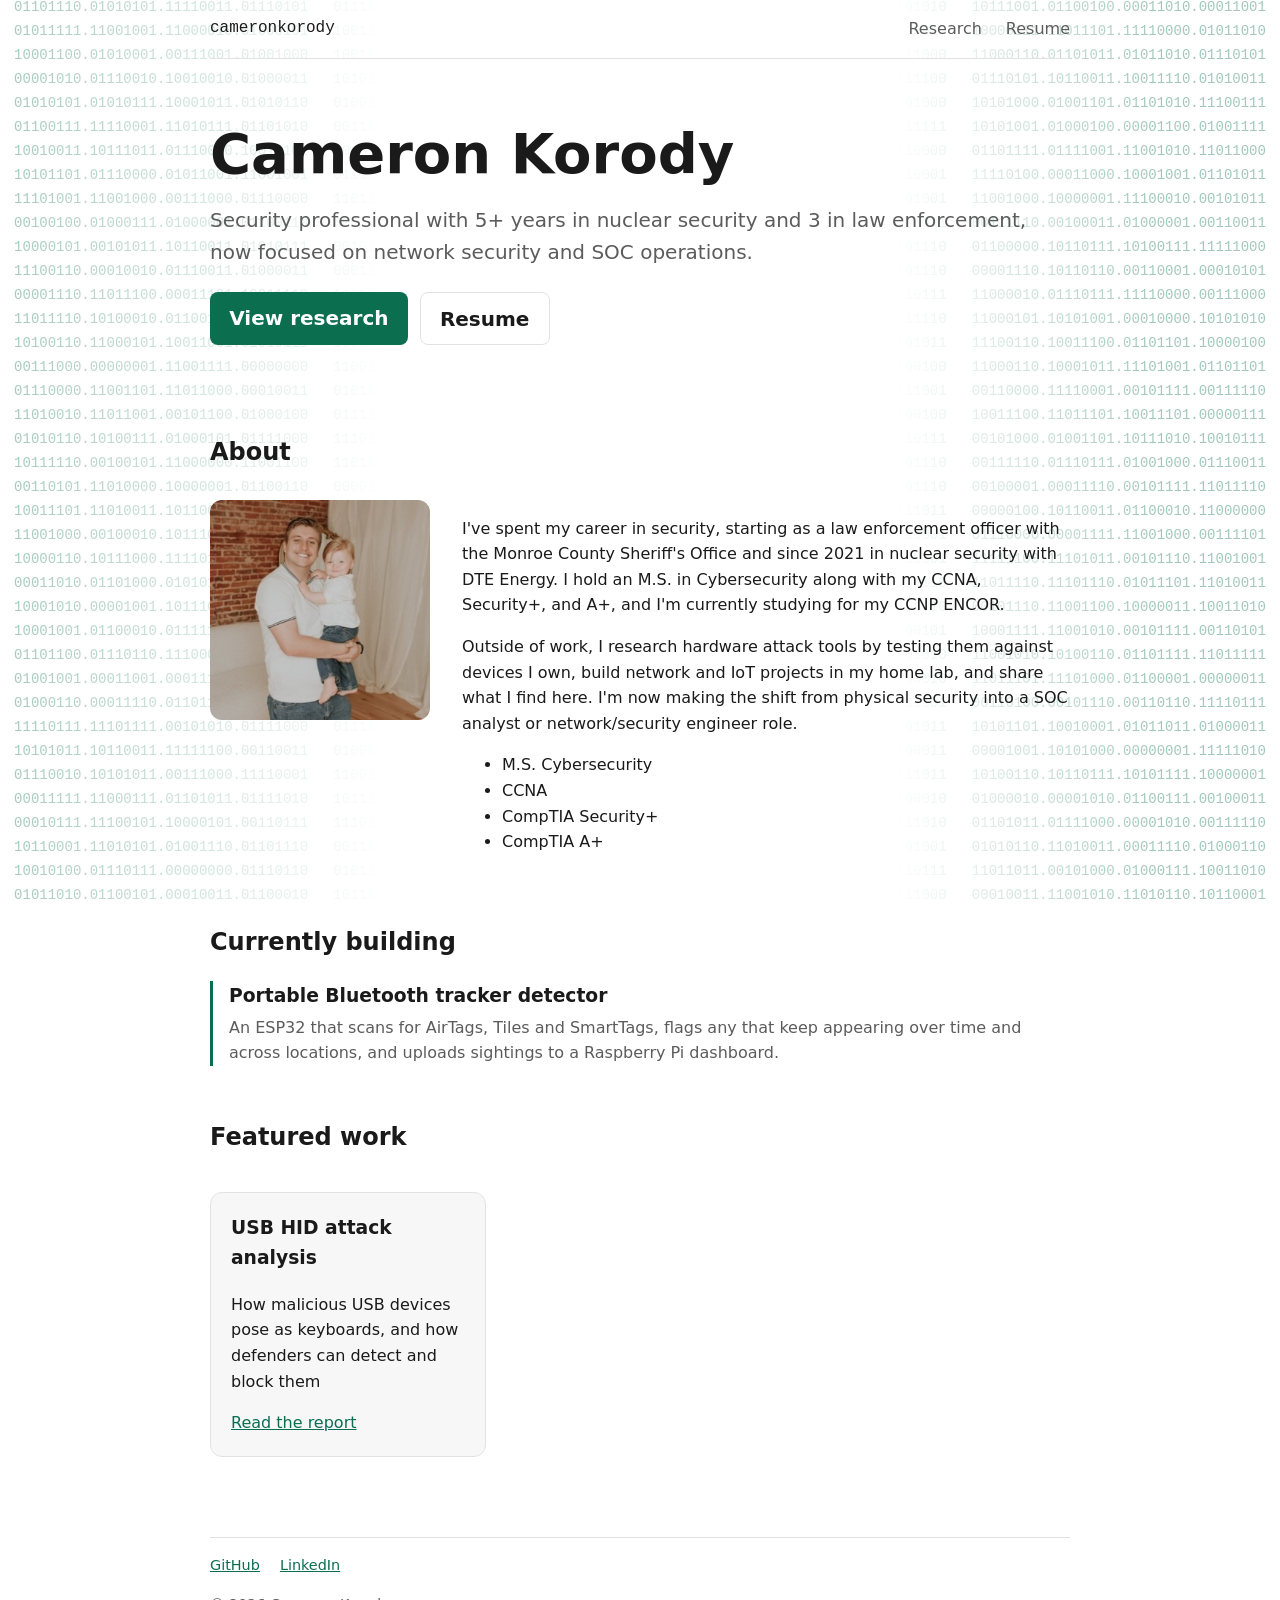
<file: index.html>
<!DOCTYPE html>
<html lang="en">
    <head>
        <meta charset="UTF-8">
        <meta name="viewport" content="width=device-width, initial-scale=1.0">
        <title>Cameron Korody | Security & Network Engineer</title>
        <link rel="stylesheet" href="/style.css">
        <script src="/js/bits.js" defer></script>
        <link rel="icon" href="/favicon.svg" type="image/svg+xml">
        <link rel="icon" href="/apple-touch-icon.png" type="image/png">
        <meta name="description" content="Cameron Korody: security professional moving from nuclear security into SOC and network security. Research, write-ups and resume.">
        <meta property="og:title" content="Cameron Korody | Security & Network Engineer">
        <meta property="og:description" content="Security professional moving from nuclear security into SOC and network security.">
        <meta property="og:url" content="https://cameronkorody.com/">
        <meta property="og:type" content="website">
    </head>
    <body>
        <canvas id="bits" aria-hidden="true"></canvas>
        <header>
            <nav>
                <a href="/" aria-current="page">cameronkorody</a>
                <a href="/research/">Research</a>
                <a href="/resume/">Resume</a>
            </nav>
        </header>

        <main>
            <section class="hero">
                <h1>Cameron Korody</h1>
                <p>Security professional with 5+ years in nuclear security and 3 in law enforcement, now focused on network security and SOC operations.</p>
                <p class="hero-actions">
                    <a href="/research/" class="button">View research</a>
                    <a href="/resume/" class="button button-secondary">Resume</a>
                </p>
            </section>

            <section id="about">
                <h2>About</h2>
                <img src="/images/cameron-korody.jpg" alt="Headshot of Cameron Korody" width="300" height="300">
                <div>
                    <p>I've spent my career in security, starting as a law enforcement officer with the Monroe County Sheriff's Office and since 2021 in nuclear security with DTE Energy. I hold an M.S. in Cybersecurity along with my CCNA, Security+, and A+, and I'm currently studying for my CCNP ENCOR.</p>
                    <p>Outside of work, I research hardware attack tools by testing them against devices I own, build network and IoT projects in my home lab, and share what I find here. I'm now making the shift from physical security into a SOC analyst or network/security engineer role.</p>
                    <ul>
                        <li>M.S. Cybersecurity</li>
                        <li>CCNA</li>
                        <li>CompTIA Security+</li>
                        <li>CompTIA A+</li>
                    </ul>
                </div>
            </section>

            <section id="building">
                <h2>Currently building</h2>
                <article>
                    <h3>Portable Bluetooth tracker detector</h3>
                    <p>An ESP32 that scans for AirTags, Tiles and SmartTags, flags any that keep appearing over time and across locations, and uploads sightings to a Raspberry Pi dashboard.</p>
                </article>
            </section>

            <section id="work">
                <h2>Featured work</h2>
                <article>
                    <h3>USB HID attack analysis</h3>
                    <p>How malicious USB devices pose as keyboards, and how defenders can detect and block them </p>
                    <a href="/research/usb-hid/">Read the report</a>
                </article>
            </section>
        </main>

        <footer>
            <ul>
                <li><a href="https://github.com/CamKorody35" target="_blank" rel="noopener noreferrer">GitHub</a></li>
                <li><a href="https://www.linkedin.com/in/cameronkorody" target="_blank" rel="noopener noreferrer">LinkedIn</a></li>
            </ul>
            <p>&copy; 2026 Cameron Korody</p>
        </footer>
    </body>
</html>
</file>
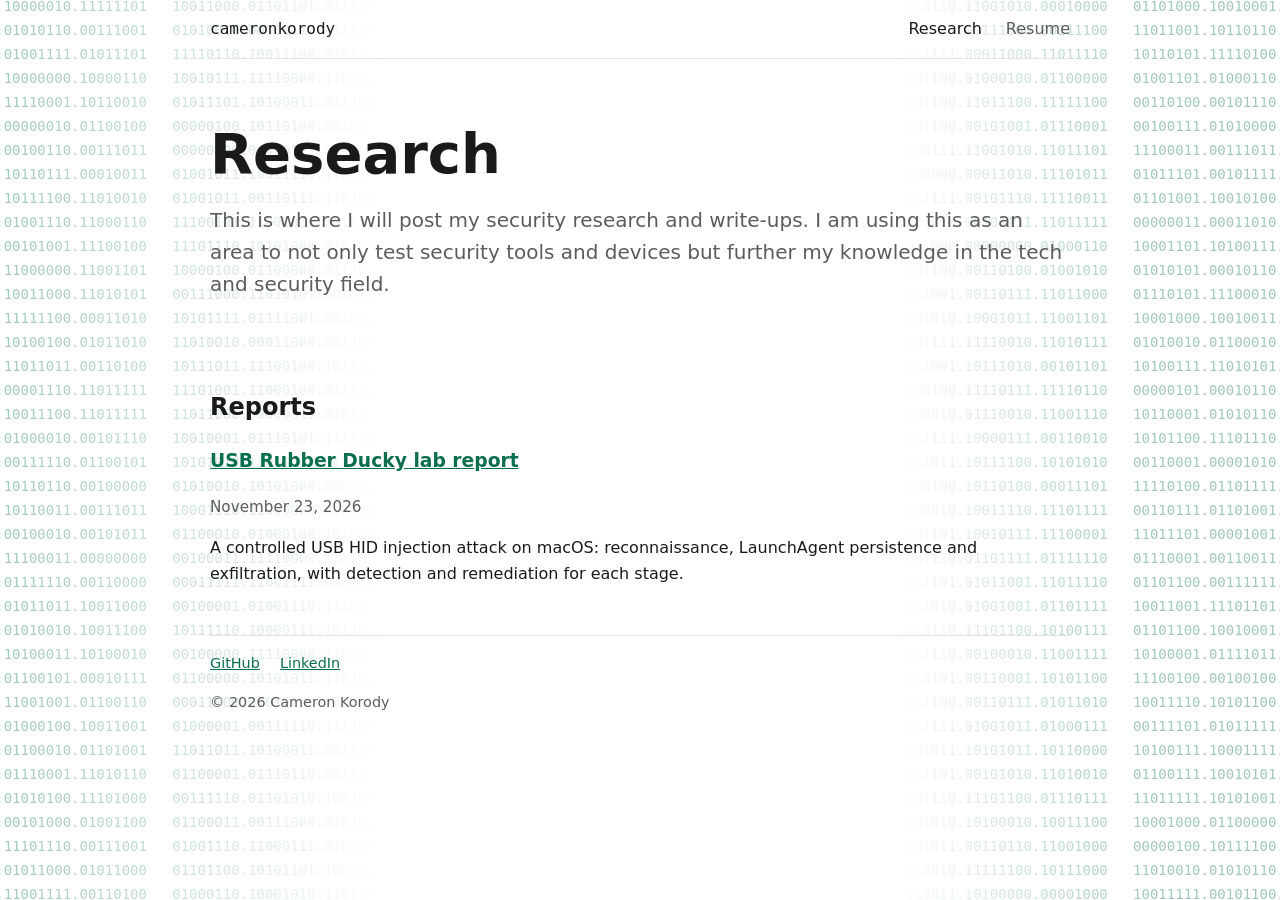
<file: research/index.html>
<!DOCTYPE html>
<html lang="en">
<head>
  <meta charset="UTF-8">
  <meta name="viewport" content="width=device-width, initial-scale=1.0">
  <title>Research | Cameron Korody</title>
  <meta name="description" content="Security research by Cameron Korody: hardware attack tools tested on devices I own, with detection and defense for each.">
  <link rel="stylesheet" href="/style.css">
  <script src="/js/bits.js" defer></script>
  <link rel="icon" href="/favicon.svg" type="image/svg+xml">
  <link rel="icon" href="/apple-touch-icon.png" type="image/png">
  <link rel="apple-touch-icon" href="/apple-touch-icon.png">
</head>
<body>
  <canvas id="bits" aria-hidden="true"></canvas>
  <header>
    <nav>
      <a href="/">cameronkorody</a>
      <a href="/research/" aria-current="page">Research</a>
      <a href="/resume/">Resume</a>
    </nav>
  </header>

  <main>
    <section class="hero">
      <h1>Research</h1>
      <p>This is where I will post my security research and write-ups. I am using this as an area to not only test security tools and devices but further my knowledge in the tech and security field.</p>
    </section>

    <section class="post-list">
      <h2>Reports</h2>

      <article>
        <h3><a href="/research/usb-hid/">USB Rubber Ducky lab report</a></h3>
        <p class="meta"><time datetime="2026-11-23">November 23, 2026</time></p>
        <p>A controlled USB HID injection attack on macOS: reconnaissance, LaunchAgent persistence and exfiltration, with detection and remediation for each stage.</p>
      </article>
    </section>
  </main>

  <footer>
    <ul>
      <li><a href="https://github.com/CamKorody35" target="_blank" rel="noopener noreferrer">GitHub</a></li>
      <li><a href="https://www.linkedin.com/in/cameronkorody" target="_blank" rel="noopener noreferrer">LinkedIn</a></li>
    </ul>
    <p>&copy; 2026 Cameron Korody</p>
  </footer>
</body>
</html>
</file>
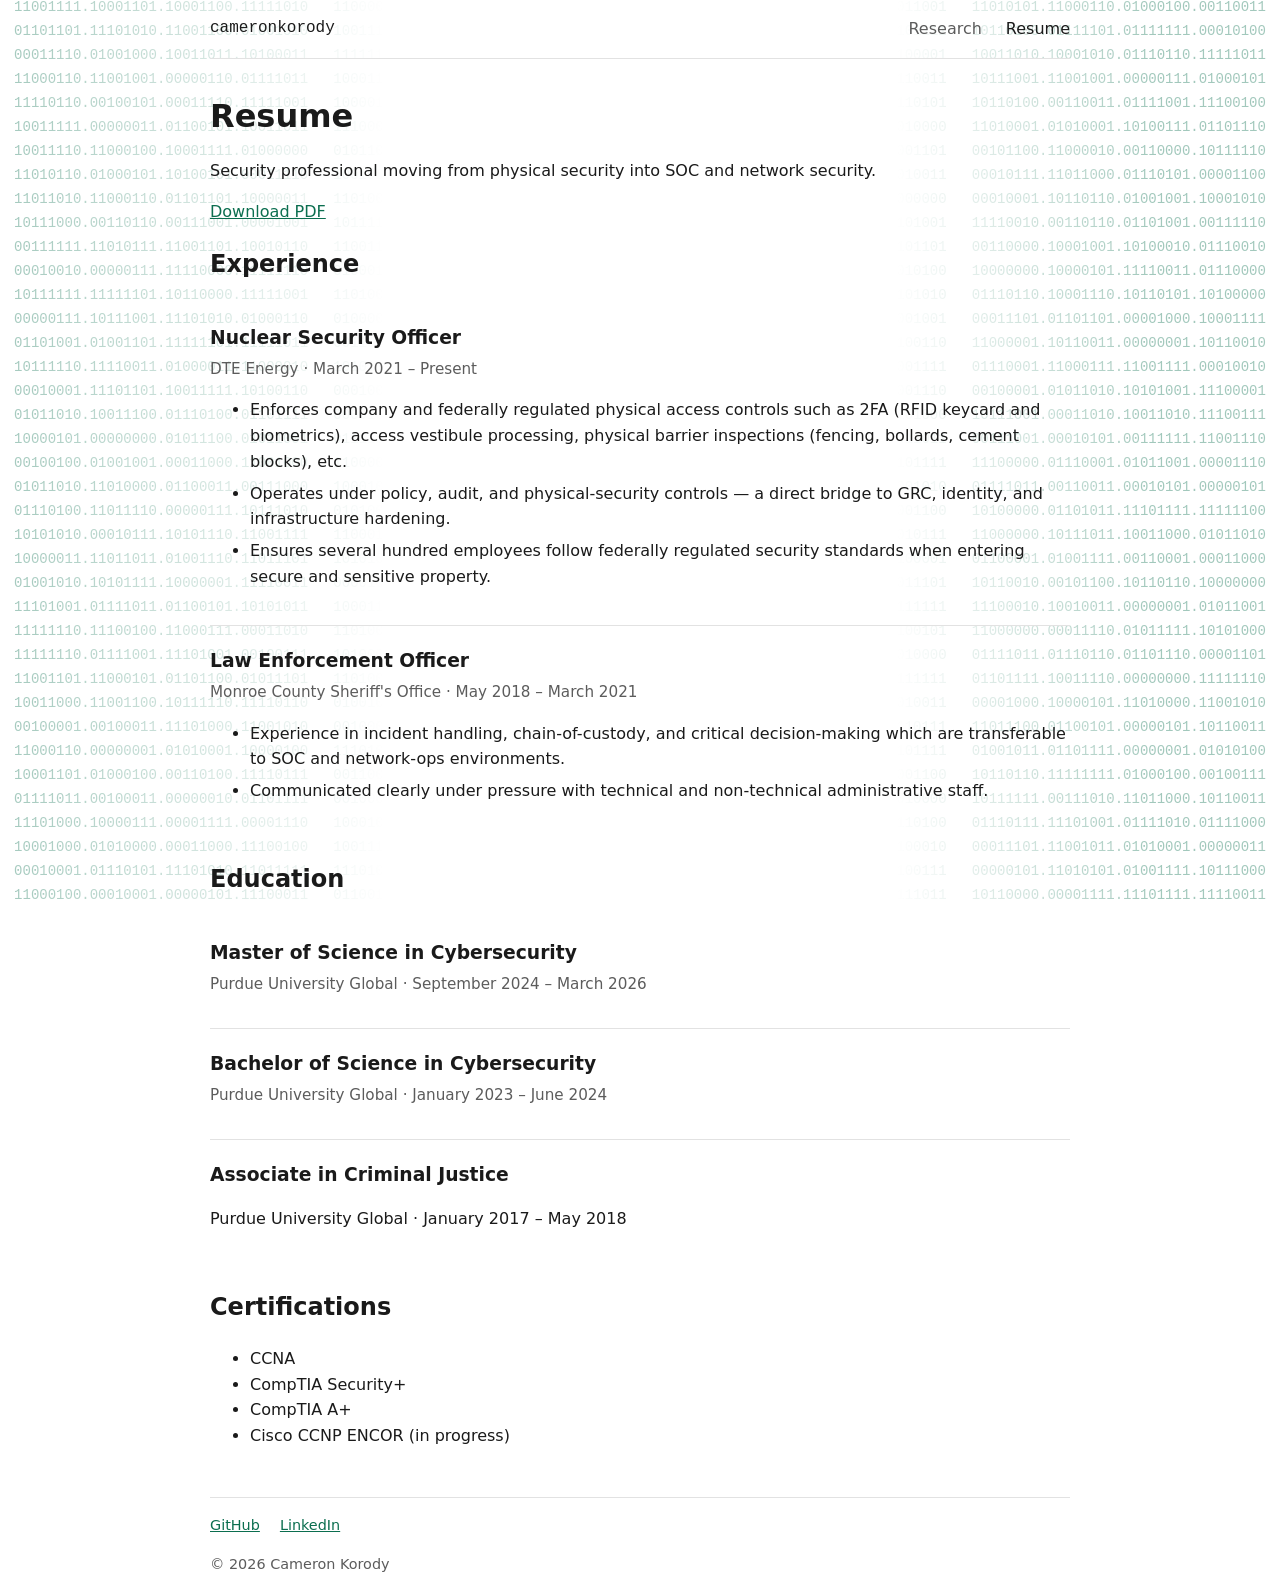
<file: resume/index.html>
<!DOCTYPE html>
<html lang="en">
    <head>
        <meta charset="UTF-8">
        <meta name="viewport" content="width=device-width, initial-scale=1.0">
        <title>Resume | Cameron Korody</title>
        <link rel="stylesheet" href="/style.css">
        <script src="/js/bits.js" defer></script>
        <link rel="icon" href="/favicon.svg" type="image/svg+xml">
        <link rel="icon" href="/apple-touch-icon.png" type="image/png">
        <meta name="description" content="Resume of Cameron Korody: nuclear security and law enforcement experience, M.S. in Cybersecurity, CCNA, Security+ and A+.">
    </head>
    <body>
        <canvas id="bits" aria-hidden="true"></canvas>
        <header>
            <nav>
                <a href="/">cameronkorody</a>
                <a href="/research/">Research</a>
                <a href="/resume/" aria-current="page">Resume</a>
            </nav>
        </header>

        <main>
            <section>
                <h1>Resume</h1>
                <p>Security professional moving from physical security into SOC and network security.</p>
                <a href="/resume/cameron-korody-resume.pdf" target="_blank" rel=""noopener noreferrer">Download PDF</a>
            </section>

            <section id="experience">
                <h2>Experience</h2>
                
                <article>
                    <h3>Nuclear Security Officer</h3>
                    <p class="meta">DTE Energy &middot; <time datetime="2021-03">March 2021</time> &ndash; Present</p>
                <ul>
                    <li>Enforces company and federally regulated physical access controls such as 2FA (RFID keycard and biometrics), access vestibule processing, physical barrier inspections (fencing, bollards, cement blocks), etc.</li>
                    <li>Operates under policy, audit, and physical-security controls — a direct bridge to GRC, identity, and infrastructure hardening.</li>
                    <li>Ensures several hundred employees follow federally regulated security standards when entering secure and sensitive property.</li>
                </ul>
                </article>

                <article>
                    <h3>Law Enforcement Officer</h3>
                    <p class="meta">Monroe County Sheriff's Office &middot; <time datetime="2018-05">May 2018</time> &ndash; <time datetime="2021-03">March 2021</time></p>
                <ul>
                    <li> Experience in incident handling, chain-of-custody, and critical decision-making which are transferable to SOC and network-ops environments.</li>
                    <li>Communicated clearly under pressure with technical and non-technical administrative staff.</li>
                </article>
            </section>

            <section id="education">
                <h2>Education</h2>
                <article>
                    <h3>Master of Science in Cybersecurity</h3>
                    <p class="meta">Purdue University Global &middot; <time datetime="2024-09">September 2024</time> &ndash; <time datetime="2026-03">March 2026</time></p>
                </article>

                <article>
                    <h3>Bachelor of Science in Cybersecurity</h3>
                    <p class="meta">Purdue University Global &middot; <time datetime="2023-01">January 2023</time> &ndash; <time datetime="2024-06">June 2024</time></p>
                </article>

                <article>
                    <h3>Associate in Criminal Justice</h3>
                    <p>Purdue University Global &middot; <time datetime="2017-01">January 2017</time> &ndash; <time datetime="2018-05">May 2018</time></p>
                </article>
            </section>

            <section id="certifications">
                <h2>Certifications</h2>
                <ul>
                    <li>CCNA</li>
                    <li>CompTIA Security+</li>
                    <li>CompTIA A+</li>
                    <li>Cisco CCNP ENCOR (in progress)</li>
                </ul>
            </section>  
        </main>    

        <footer>
            <ul>
                <li><a href="https://github.com/CamKorody35" target="_blank" rel="noopener noreferrer">GitHub</a></li>
                <li><a href="https://www.linkedin.com/in/cameronkorody" target="_blank" rel="noopener noreferrer">LinkedIn</a></li>
            </ul>
            <p>&copy; 2026 Cameron Korody</p>
        </footer>
    </body>
</html>
</file>
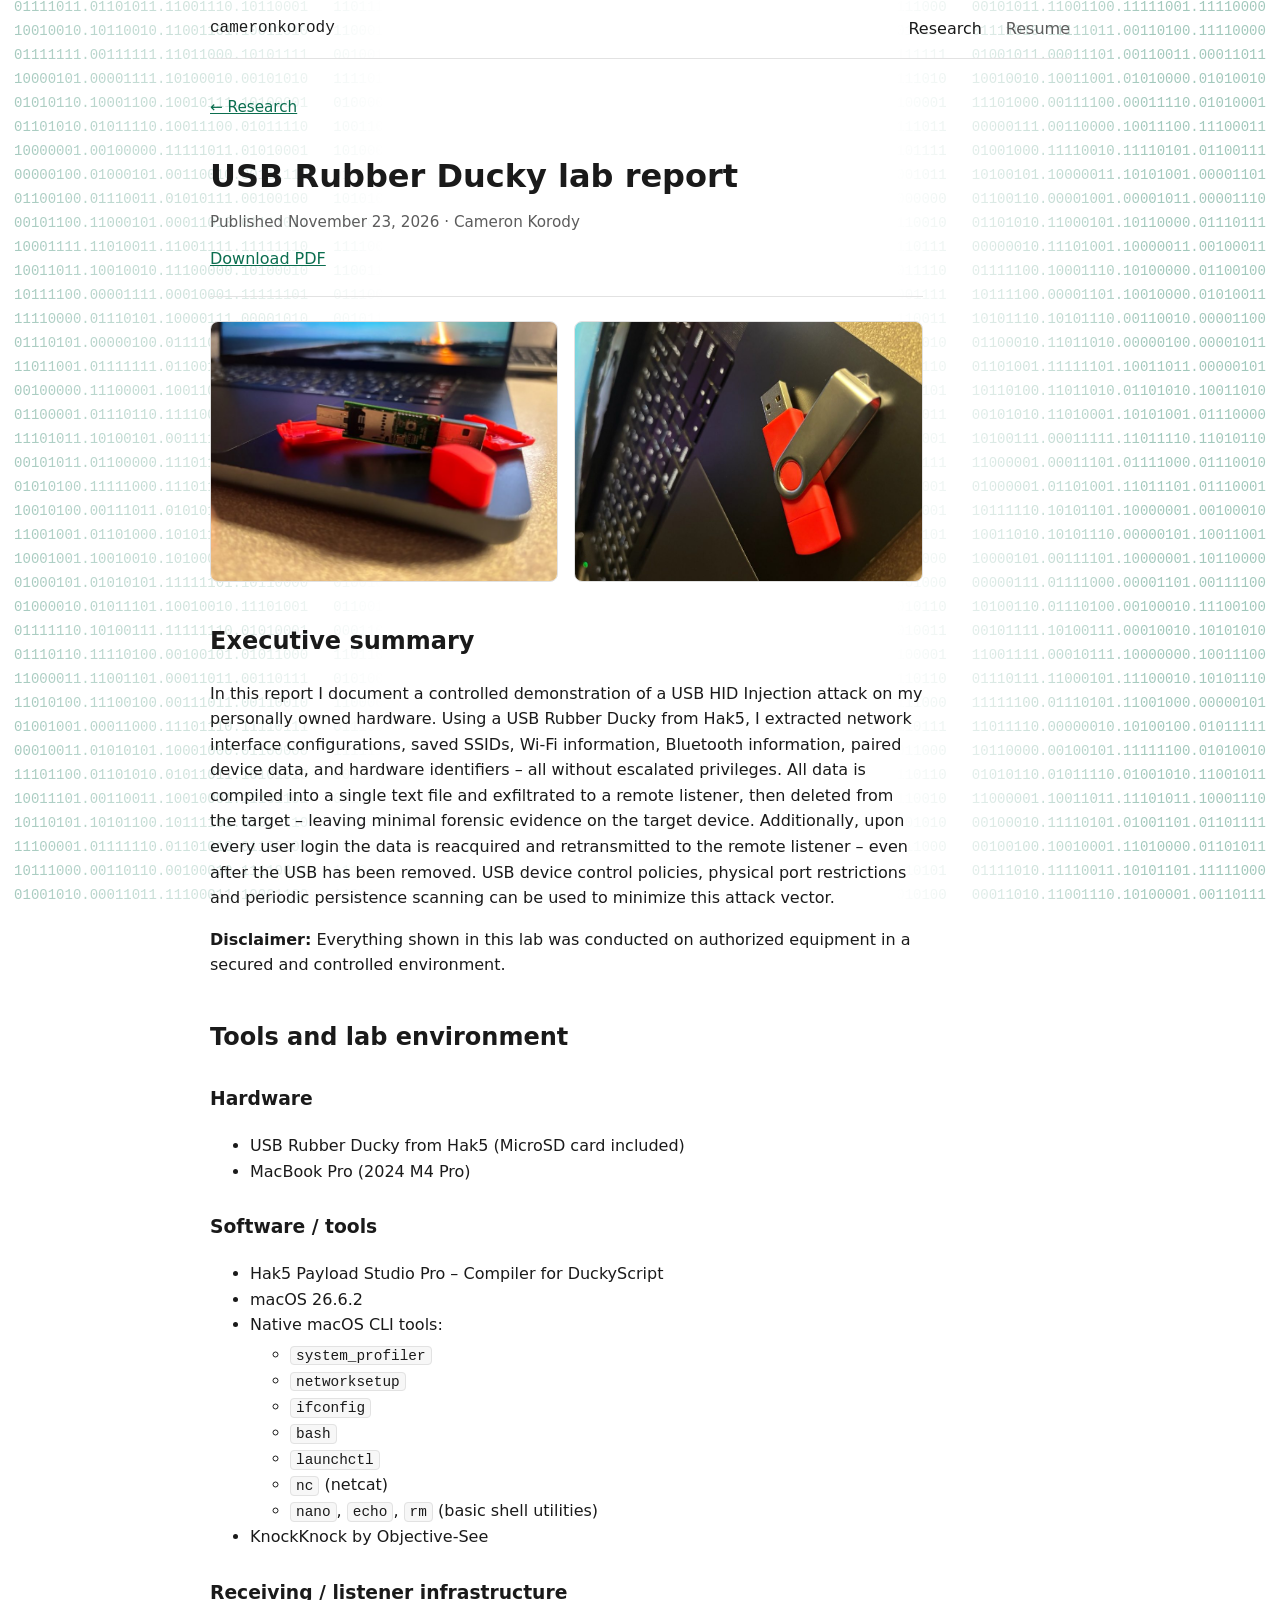
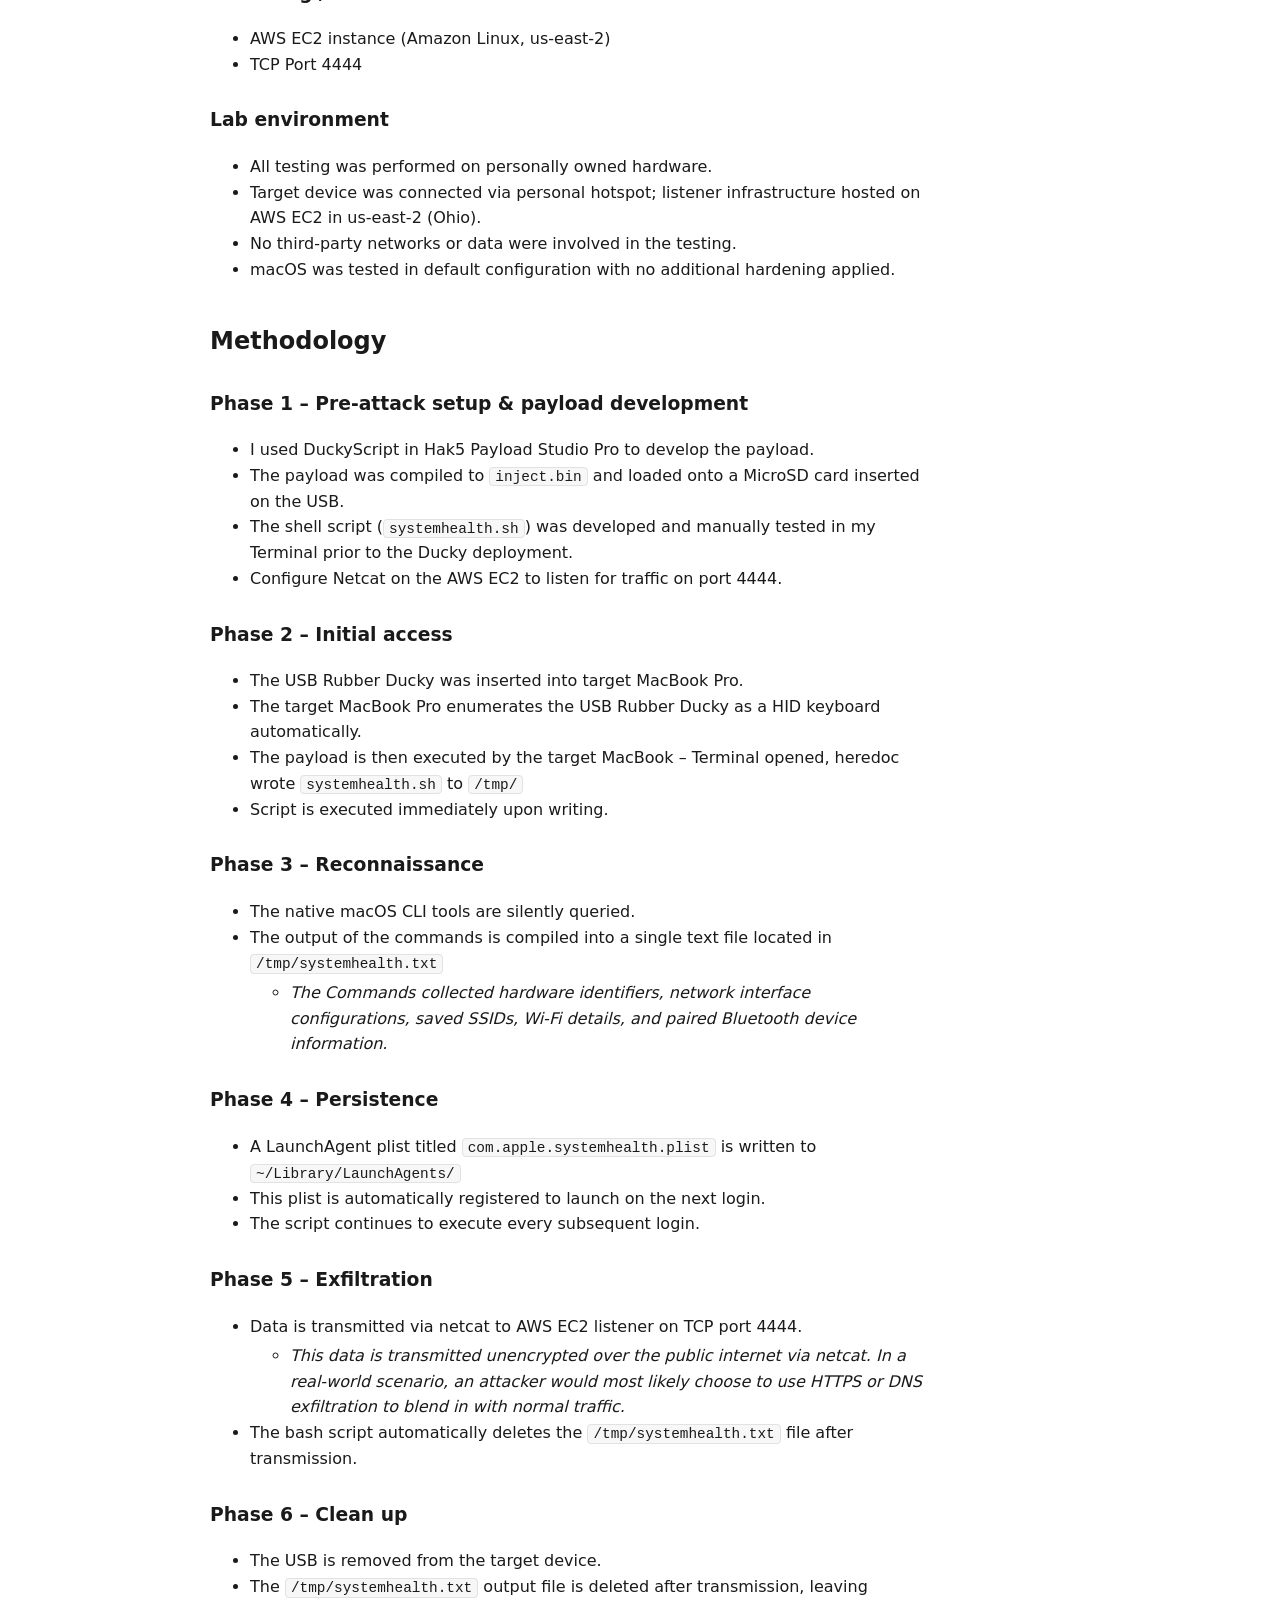
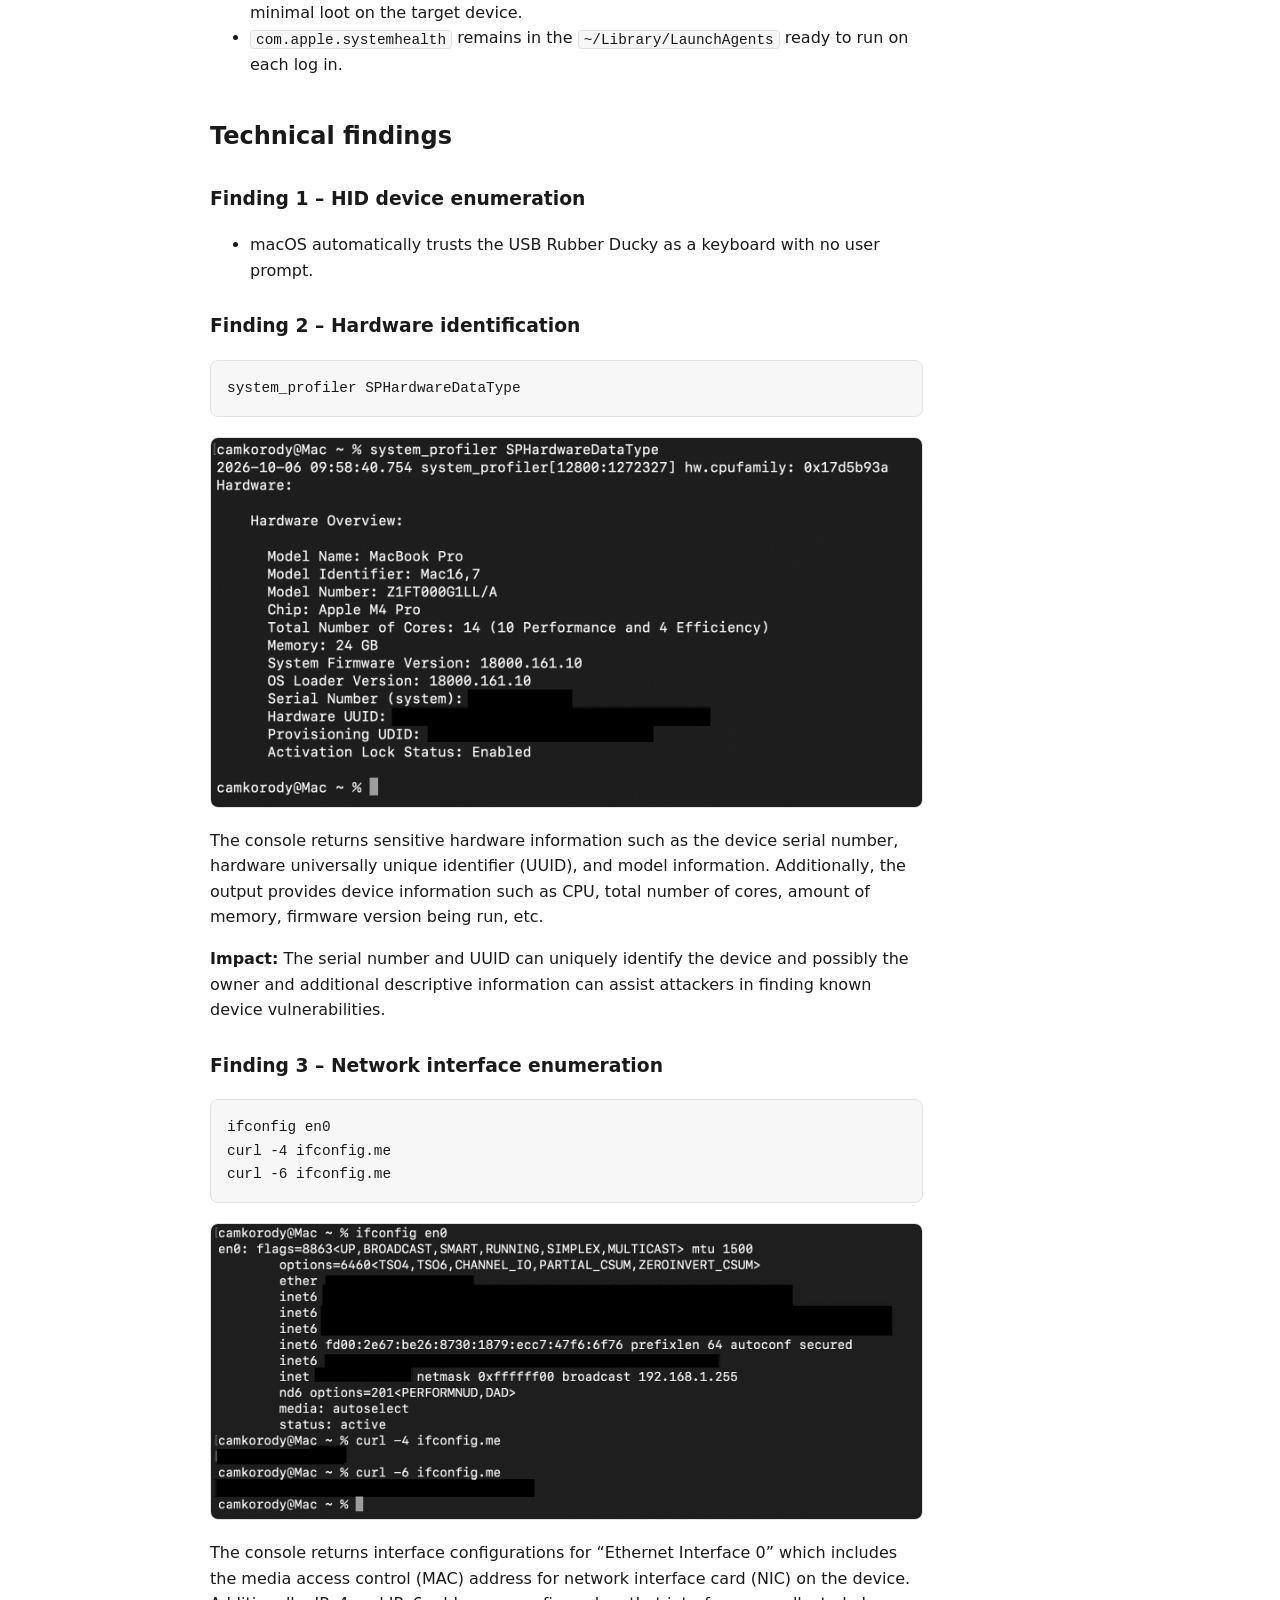
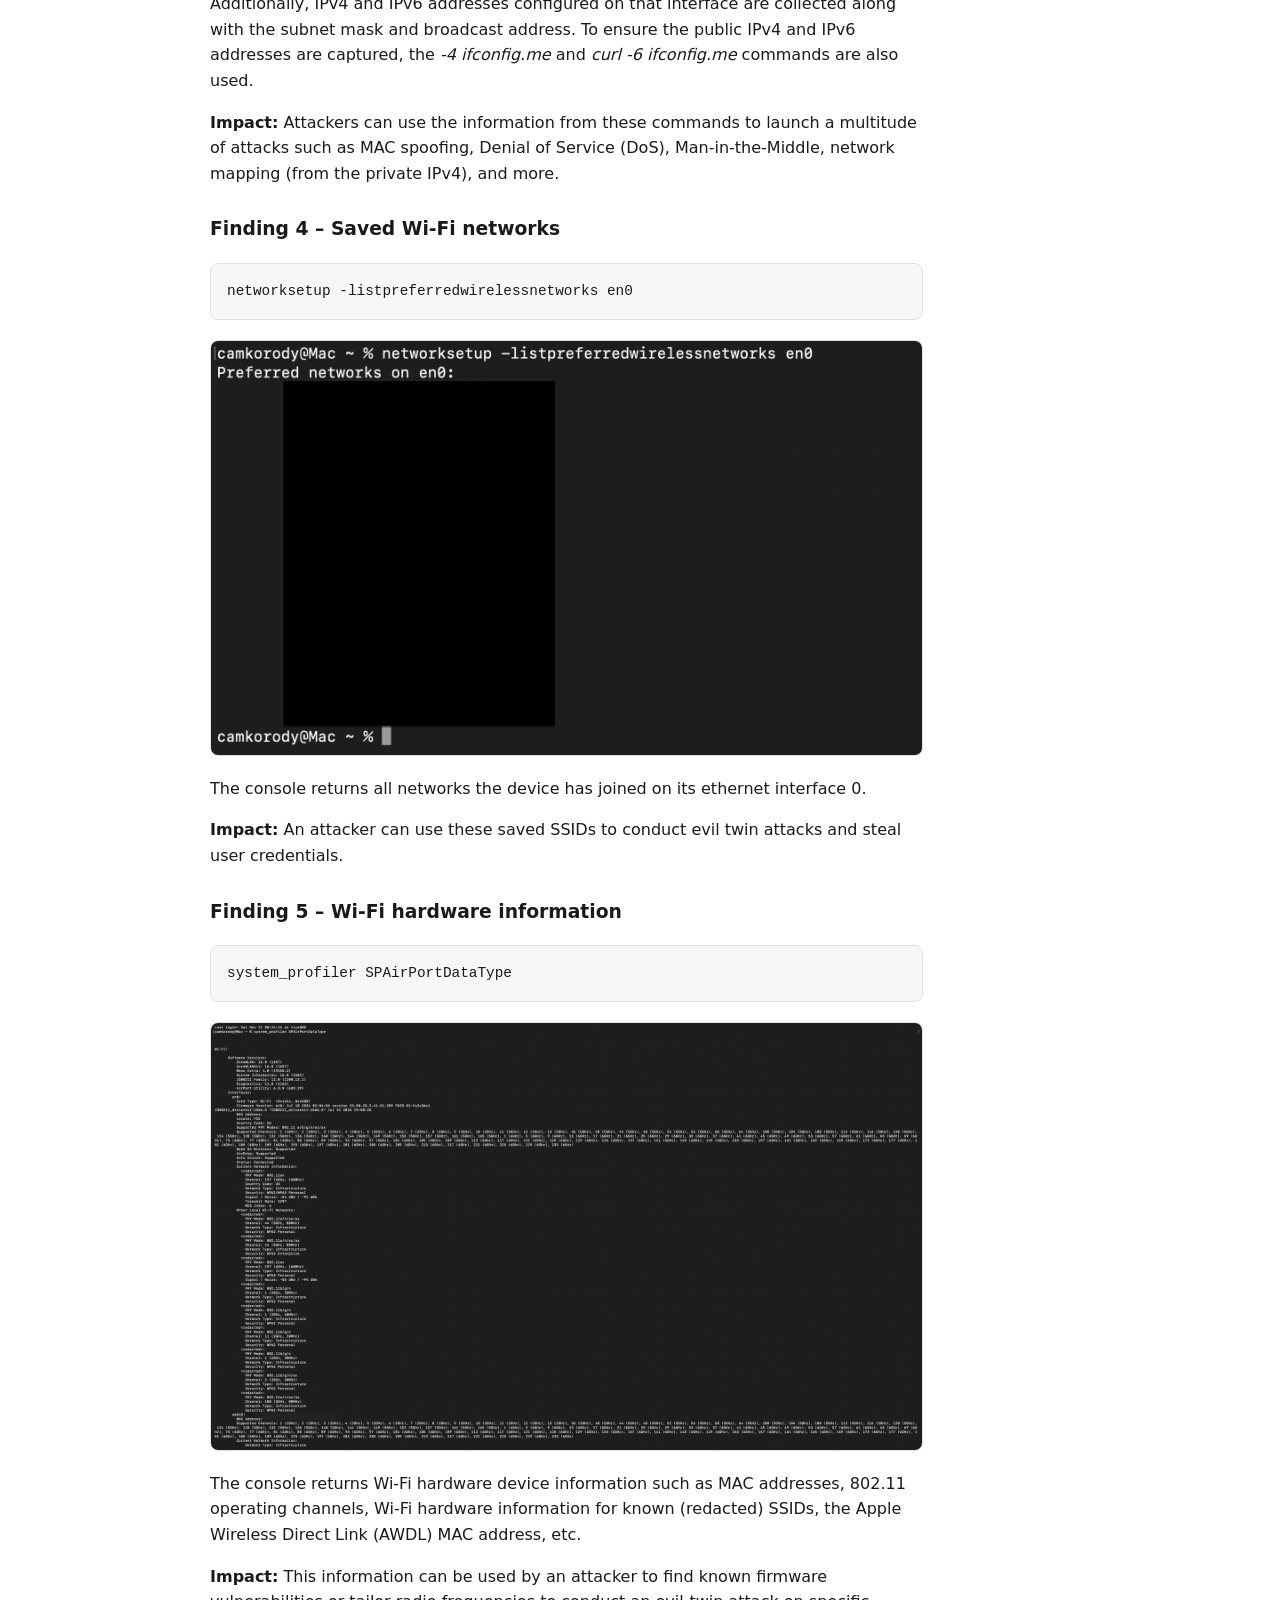
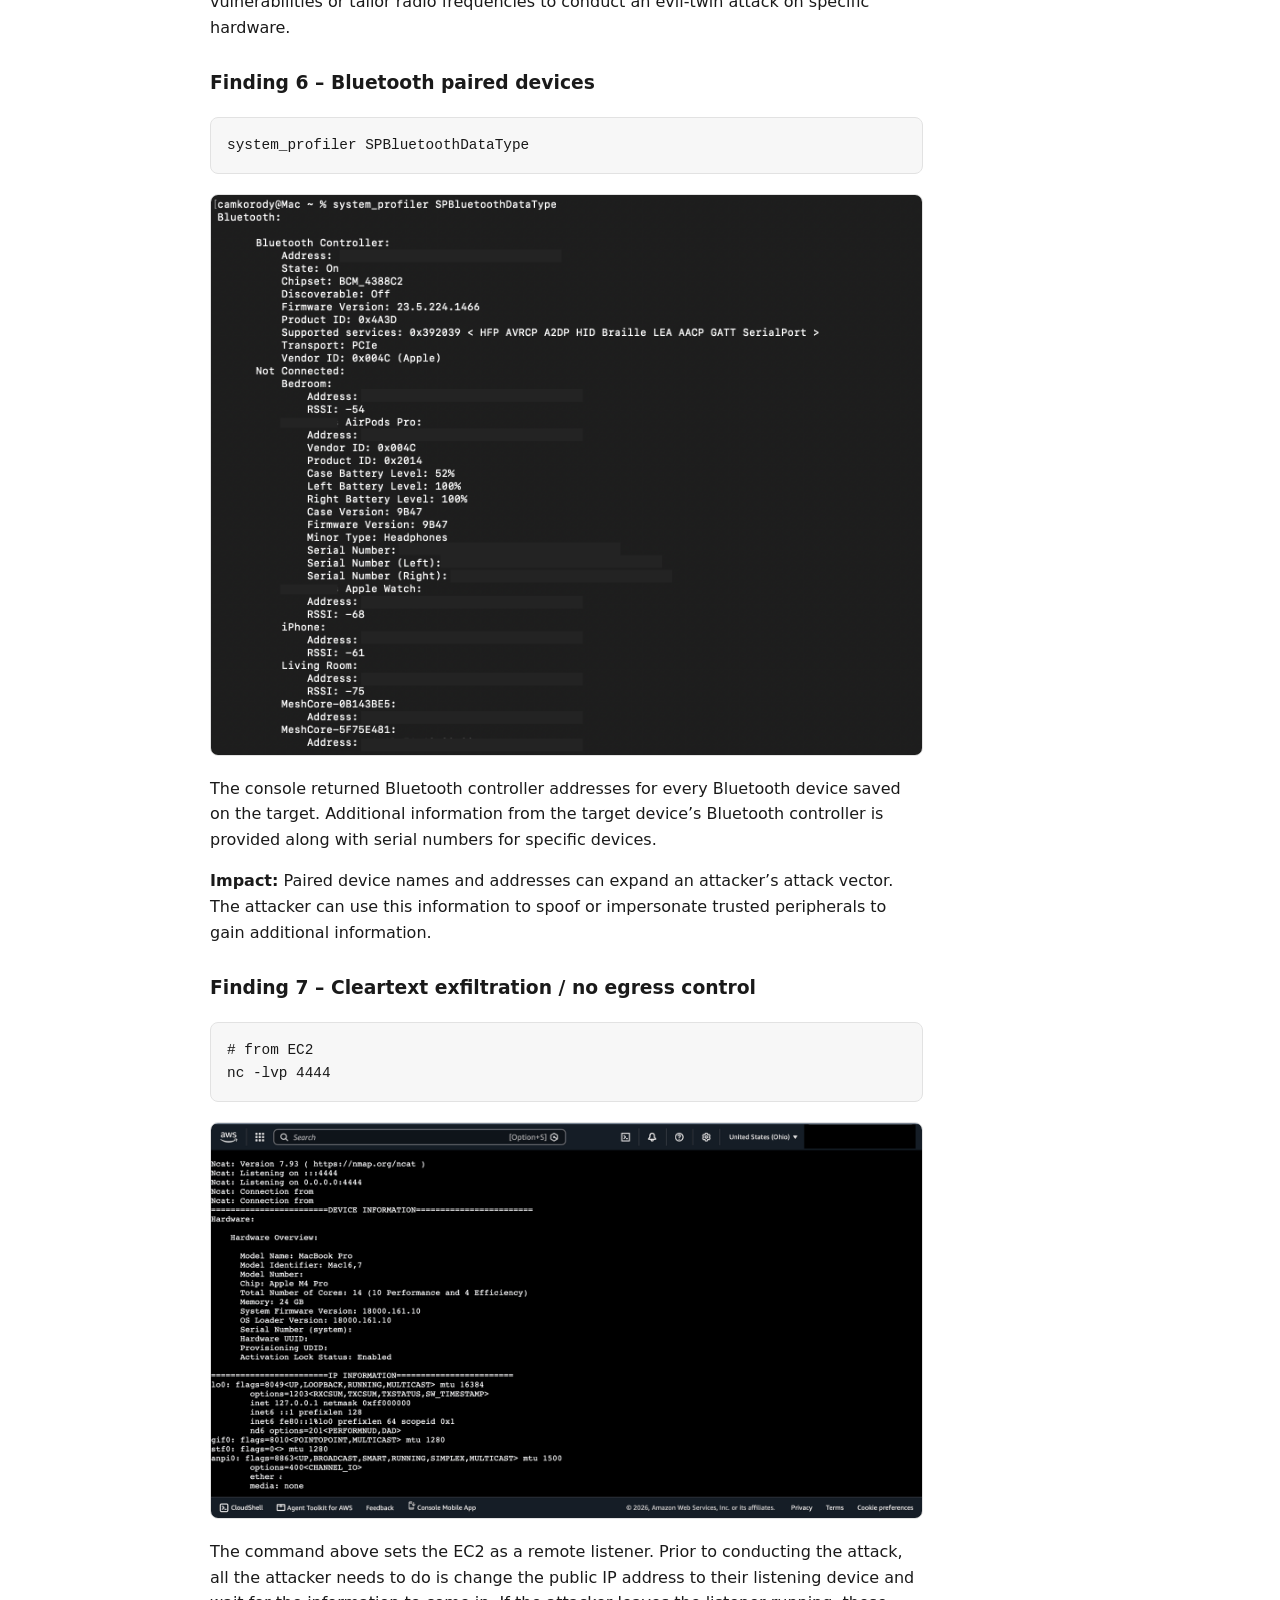
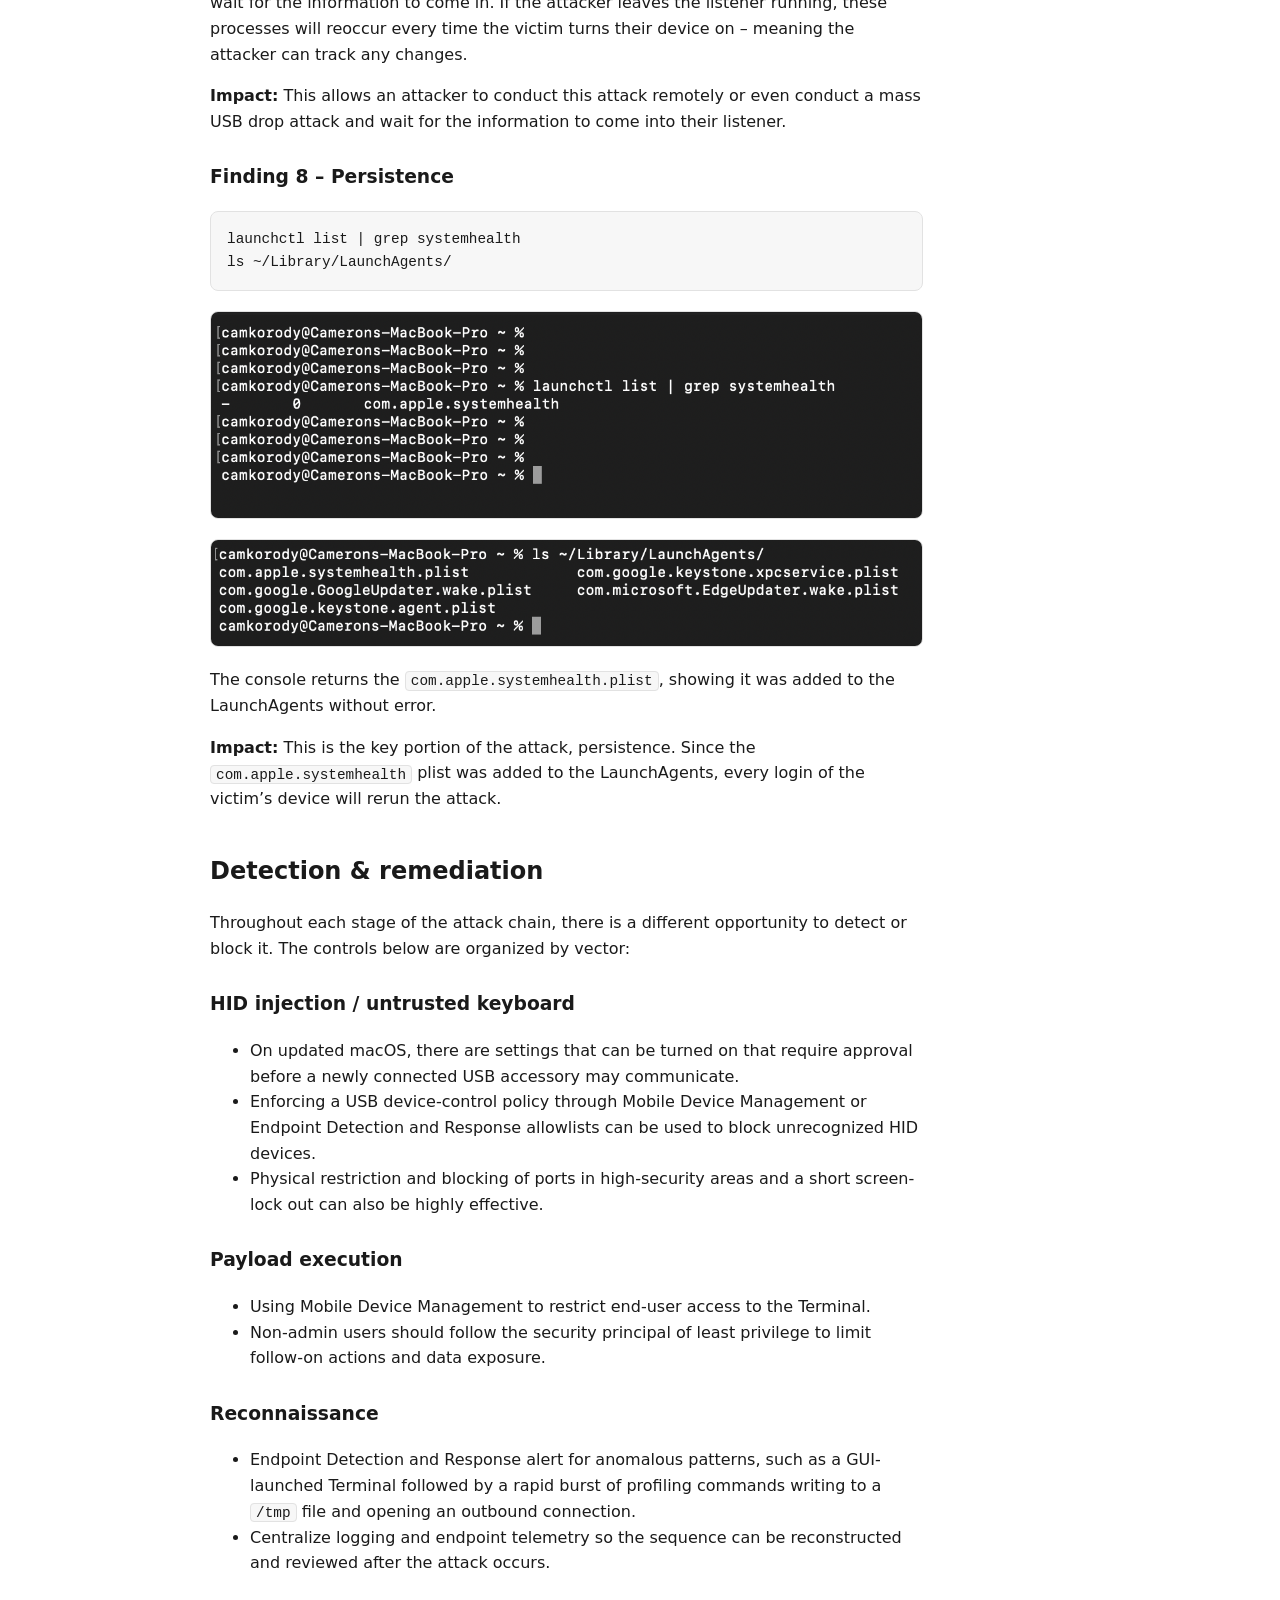
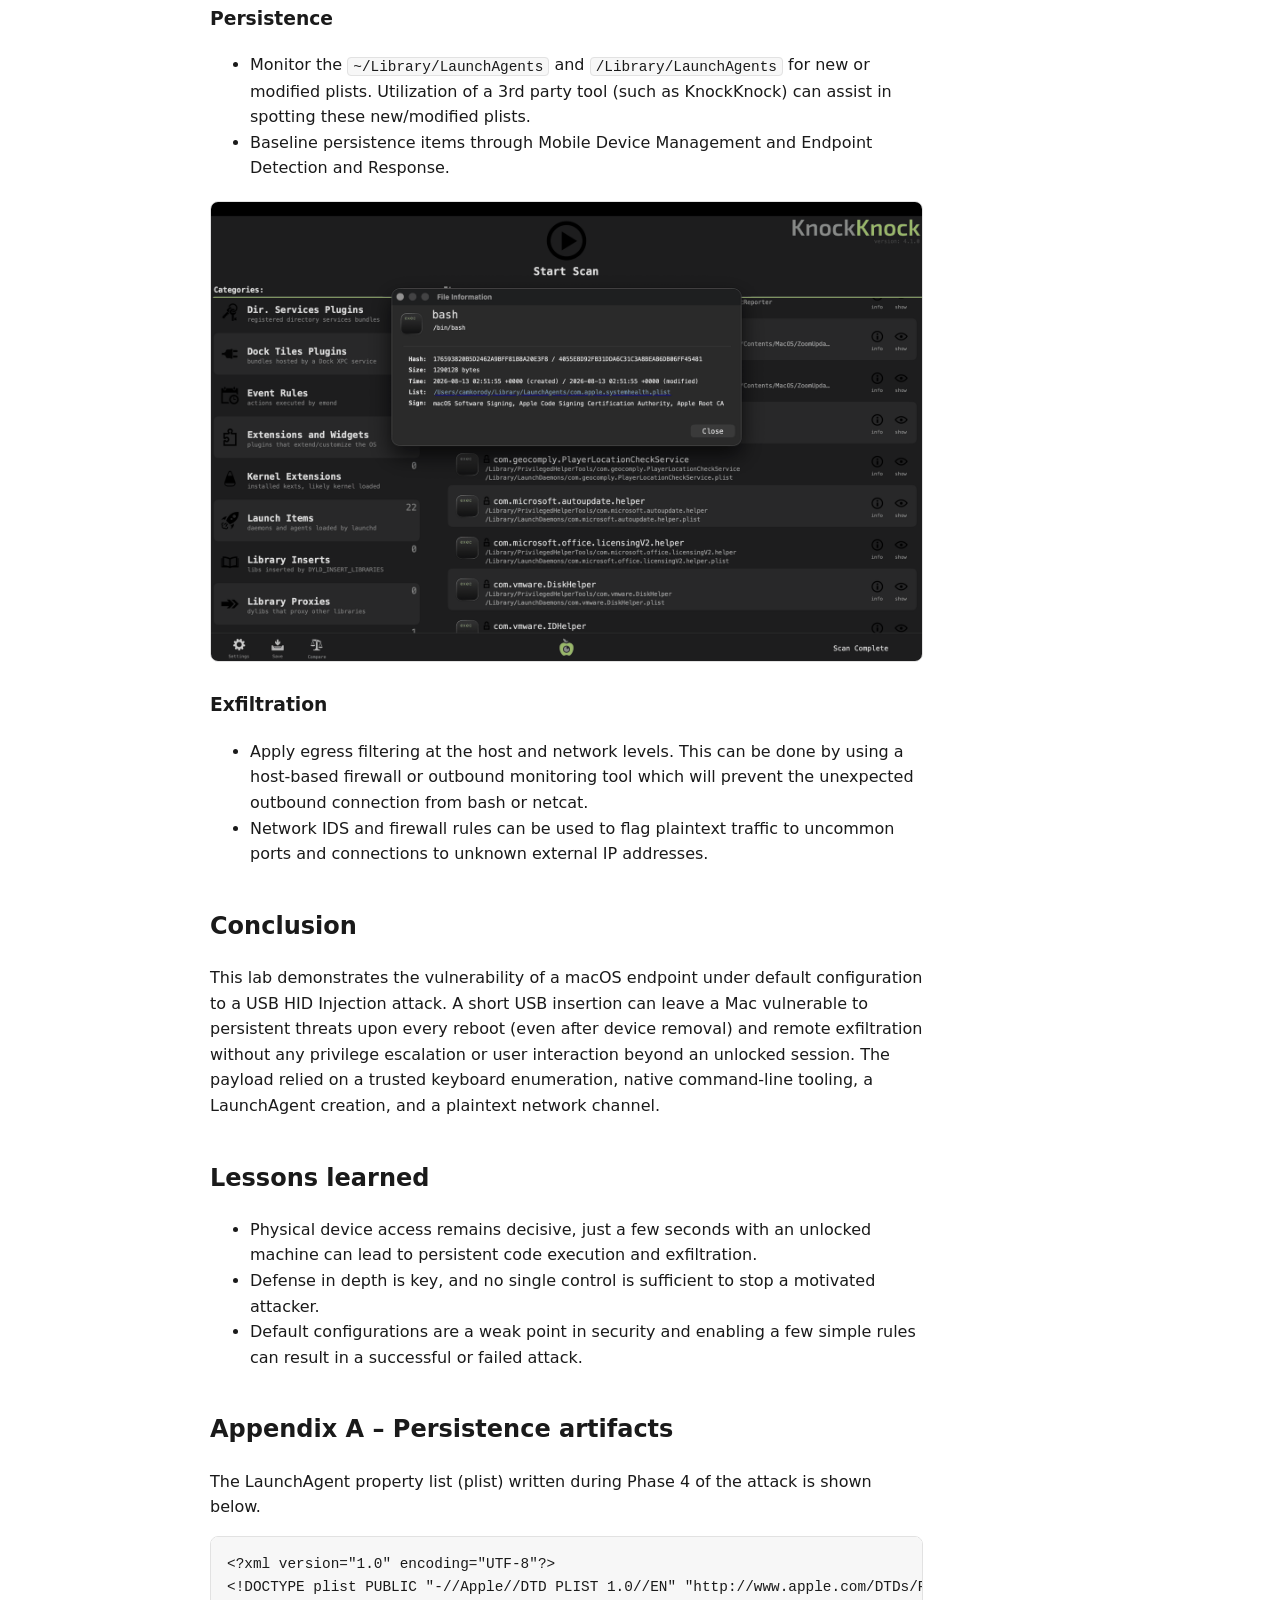
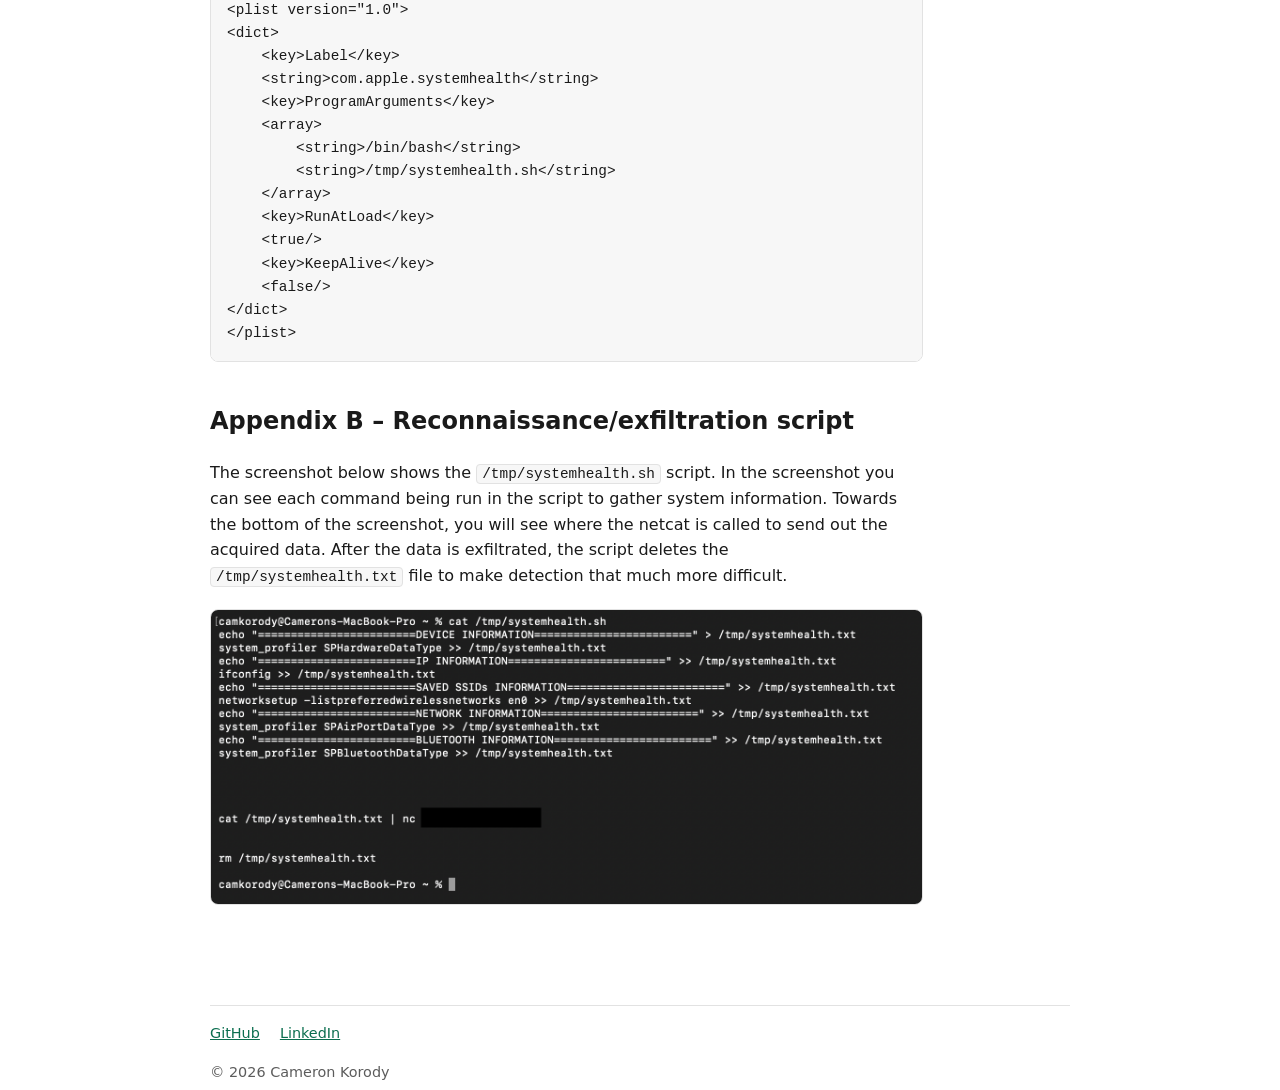
<file: research/usb-hid/index.html>
<!DOCTYPE html>
<html lang="en">
<head>
  <meta charset="UTF-8">
  <meta name="viewport" content="width=device-width, initial-scale=1.0">
  <title>USB Rubber Ducky lab report | Cameron Korody</title>
  <meta name="description" content="A controlled USB HID injection attack on macOS: reconnaissance, LaunchAgent persistence and exfiltration, with detection and remediation for each stage.">
  <link rel="stylesheet" href="/style.css">
  <script src="/js/bits.js" defer></script>
  <link rel="icon" href="/favicon.svg" type="image/svg+xml">
  <link rel="icon" href="/apple-touch-icon.png" type="image/png">
  <link rel="apple-touch-icon" href="/apple-touch-icon.png">
</head>
<body>
  <canvas id="bits" aria-hidden="true"></canvas>
  <header>
    <nav>
      <a href="/">cameronkorody</a>
      <a href="/research/" aria-current="page">Research</a>
      <a href="/resume/">Resume</a>
    </nav>
  </header>

  <main>
    <article class="report">
      <header class="report-header">
        <p class="meta"><a href="/research/">&larr; Research</a></p>
        <h1>USB Rubber Ducky lab report</h1>
        <p class="meta">Published <time datetime="2026-11-23">November 23, 2026</time> &middot; Cameron Korody</p>
        <a href="/research/usb-hid/usb-hid-report.pdf" target="_blank" rel="noopener noreferrer">Download PDF</a>
      </header>

      <div class="report-photos">
        <figure>
          <img src="/research/usb-hid/images/ducky-internals.jpg" alt="USB Rubber Ducky with its case opened, showing the circuit board and microSD card, resting on a MacBook" width="850" height="599">
        </figure>
        <figure>
          <img src="/research/usb-hid/images/ducky-on-macbook.jpg" alt="USB Rubber Ducky in its red flash-drive style case, resting on a MacBook" width="953" height="797" loading="lazy">
        </figure>
      </div>

      <section>
        <h2>Executive summary</h2>
        <p>In this report I document a controlled demonstration of a USB HID Injection attack on my personally owned hardware. Using a USB Rubber Ducky from Hak5, I extracted network interface configurations, saved SSIDs, Wi-Fi information, Bluetooth information, paired device data, and hardware identifiers &ndash; all without escalated privileges. All data is compiled into a single text file and exfiltrated to a remote listener, then deleted from the target &ndash; leaving minimal forensic evidence on the target device. Additionally, upon every user login the data is reacquired and retransmitted to the remote listener &ndash; even after the USB has been removed. USB device control policies, physical port restrictions and periodic persistence scanning can be used to minimize this attack vector.</p>
        <p><strong>Disclaimer:</strong> Everything shown in this lab was conducted on authorized equipment in a secured and controlled environment.</p>
      </section>

      <section>
        <h2>Tools and lab environment</h2>
        <h3>Hardware</h3>
        <ul>
          <li>USB Rubber Ducky from Hak5 (MicroSD card included)</li>
          <li>MacBook Pro (2024 M4 Pro)</li>
        </ul>
        <h3>Software / tools</h3>
        <ul>
          <li>Hak5 Payload Studio Pro &ndash; Compiler for DuckyScript</li>
          <li>macOS 26.6.2</li>
          <li>Native macOS CLI tools:
            <ul>
              <li><code>system_profiler</code></li>
              <li><code>networksetup</code></li>
              <li><code>ifconfig</code></li>
              <li><code>bash</code></li>
              <li><code>launchctl</code></li>
              <li><code>nc</code> (netcat)</li>
              <li><code>nano</code>, <code>echo</code>, <code>rm</code> (basic shell utilities)</li>
            </ul>
          </li>
          <li>KnockKnock by Objective-See</li>
        </ul>
        <h3>Receiving / listener infrastructure</h3>
        <ul>
          <li>AWS EC2 instance (Amazon Linux, us-east-2)</li>
          <li>TCP Port 4444</li>
        </ul>
        <h3>Lab environment</h3>
        <ul>
          <li>All testing was performed on personally owned hardware.</li>
          <li>Target device was connected via personal hotspot; listener infrastructure hosted on AWS EC2 in us-east-2 (Ohio).</li>
          <li>No third-party networks or data were involved in the testing.</li>
          <li>macOS was tested in default configuration with no additional hardening applied.</li>
        </ul>
      </section>

      <section>
        <h2>Methodology</h2>
        <h3>Phase 1 &ndash; Pre-attack setup &amp; payload development</h3>
        <ul>
          <li>I used DuckyScript in Hak5 Payload Studio Pro to develop the payload.</li>
          <li>The payload was compiled to <code>inject.bin</code> and loaded onto a MicroSD card inserted on the USB.</li>
          <li>The shell script (<code>systemhealth.sh</code>) was developed and manually tested in my Terminal prior to the Ducky deployment.</li>
          <li>Configure Netcat on the AWS EC2 to listen for traffic on port 4444.</li>
        </ul>
        <h3>Phase 2 &ndash; Initial access</h3>
        <ul>
          <li>The USB Rubber Ducky was inserted into target MacBook Pro.</li>
          <li>The target MacBook Pro enumerates the USB Rubber Ducky as a HID keyboard automatically.</li>
          <li>The payload is then executed by the target MacBook &ndash; Terminal opened, heredoc wrote <code>systemhealth.sh</code> to <code>/tmp/</code></li>
          <li>Script is executed immediately upon writing.</li>
        </ul>
        <h3>Phase 3 &ndash; Reconnaissance</h3>
        <ul>
          <li>The native macOS CLI tools are silently queried.</li>
          <li>The output of the commands is compiled into a single text file located in <code>/tmp/systemhealth.txt</code>
            <ul>
              <li><em>The Commands collected hardware identifiers, network interface configurations, saved SSIDs, Wi-Fi details, and paired Bluetooth device information.</em></li>
            </ul>
          </li>
        </ul>
        <h3>Phase 4 &ndash; Persistence</h3>
        <ul>
          <li>A LaunchAgent plist titled <code>com.apple.systemhealth.plist</code> is written to <code>~/Library/LaunchAgents/</code></li>
          <li>This plist is automatically registered to launch on the next login.</li>
          <li>The script continues to execute every subsequent login.</li>
        </ul>
        <h3>Phase 5 &ndash; Exfiltration</h3>
        <ul>
          <li>Data is transmitted via netcat to AWS EC2 listener on TCP port 4444.
            <ul>
              <li><em>This data is transmitted unencrypted over the public internet via netcat. In a real-world scenario, an attacker would most likely choose to use HTTPS or DNS exfiltration to blend in with normal traffic.</em></li>
            </ul>
          </li>
          <li>The bash script automatically deletes the <code>/tmp/systemhealth.txt</code> file after transmission.</li>
        </ul>
        <h3>Phase 6 &ndash; Clean up</h3>
        <ul>
          <li>The USB is removed from the target device.</li>
          <li>The <code>/tmp/systemhealth.txt</code> output file is deleted after transmission, leaving minimal loot on the target device.</li>
          <li><code>com.apple.systemhealth</code> remains in the <code>~/Library/LaunchAgents</code> ready to run on each log in.</li>
        </ul>
      </section>

      <section>
        <h2>Technical findings</h2>

        <h3>Finding 1 &ndash; HID device enumeration</h3>
        <ul>
          <li>macOS automatically trusts the USB Rubber Ducky as a keyboard with no user prompt.</li>
        </ul>

        <h3>Finding 2 &ndash; Hardware identification</h3>
        <pre><code>system_profiler SPHardwareDataType</code></pre>
        <figure>
          <img src="/research/usb-hid/images/finding2-hardware.png" alt="Terminal output of system_profiler SPHardwareDataType with the serial number, hardware UUID and provisioning UDID redacted" width="1600" height="830" loading="lazy">
        </figure>
        <p>The console returns sensitive hardware information such as the device serial number, hardware universally unique identifier (UUID), and model information. Additionally, the output provides device information such as CPU, total number of cores, amount of memory, firmware version being run, etc.</p>
        <p><strong>Impact:</strong> The serial number and UUID can uniquely identify the device and possibly the owner and additional descriptive information can assist attackers in finding known device vulnerabilities.</p>

        <h3>Finding 3 &ndash; Network interface enumeration</h3>
        <pre><code>ifconfig en0
curl -4 ifconfig.me
curl -6 ifconfig.me</code></pre>
        <figure>
          <img src="/research/usb-hid/images/finding3-ifconfig.png" alt="Terminal output of ifconfig en0 and curl ifconfig.me with the MAC address and IP addresses redacted" width="1600" height="665" loading="lazy">
        </figure>
        <p>The console returns interface configurations for &ldquo;Ethernet Interface 0&rdquo; which includes the media access control (MAC) address for network interface card (NIC) on the device. Additionally, IPv4 and IPv6 addresses configured on that interface are collected along with the subnet mask and broadcast address. To ensure the public IPv4 and IPv6 addresses are captured, the <em>-4 ifconfig.me</em> and <em>curl -6 ifconfig.me</em> commands are also used.</p>
        <p><strong>Impact:</strong> Attackers can use the information from these commands to launch a multitude of attacks such as MAC spoofing, Denial of Service (DoS), Man-in-the-Middle, network mapping (from the private IPv4), and more.</p>

        <h3>Finding 4 &ndash; Saved Wi-Fi networks</h3>
        <pre><code>networksetup -listpreferredwirelessnetworks en0</code></pre>
        <figure>
          <img src="/research/usb-hid/images/finding4-saved-ssids.png" alt="Terminal output listing preferred wireless networks on en0, with all network names redacted" width="1600" height="932" loading="lazy">
        </figure>
        <p>The console returns all networks the device has joined on its ethernet interface 0.</p>
        <p><strong>Impact:</strong> An attacker can use these saved SSIDs to conduct evil twin attacks and steal user credentials.</p>

        <h3>Finding 5 &ndash; Wi-Fi hardware information</h3>
        <pre><code>system_profiler SPAirPortDataType</code></pre>
        <figure>
          <img src="/research/usb-hid/images/finding5-wifi.png" alt="Terminal output of system_profiler SPAirPortDataType showing Wi-Fi firmware, supported channels and nearby networks, with network names and MAC addresses redacted" width="1600" height="960" loading="lazy">
        </figure>
        <p>The console returns Wi-Fi hardware device information such as MAC addresses, 802.11 operating channels, Wi-Fi hardware information for known (redacted) SSIDs, the Apple Wireless Direct Link (AWDL) MAC address, etc.</p>
        <p><strong>Impact:</strong> This information can be used by an attacker to find known firmware vulnerabilities or tailor radio frequencies to conduct an evil-twin attack on specific hardware.</p>

        <h3>Finding 6 &ndash; Bluetooth paired devices</h3>
        <pre><code>system_profiler SPBluetoothDataType</code></pre>
        <figure>
          <img src="/research/usb-hid/images/finding6-bluetooth.png" alt="Terminal output of system_profiler SPBluetoothDataType listing paired devices, with Bluetooth addresses and serial numbers redacted" width="1554" height="1224" loading="lazy">
        </figure>
        <p>The console returned Bluetooth controller addresses for every Bluetooth device saved on the target. Additional information from the target device&rsquo;s Bluetooth controller is provided along with serial numbers for specific devices.</p>
        <p><strong>Impact:</strong> Paired device names and addresses can expand an attacker&rsquo;s attack vector. The attacker can use this information to spoof or impersonate trusted peripherals to gain additional information.</p>

        <h3>Finding 7 &ndash; Cleartext exfiltration / no egress control</h3>
        <pre><code># from EC2
nc -lvp 4444</code></pre>
        <figure>
          <img src="/research/usb-hid/images/finding7-listener.png" alt="Ncat listener on the AWS EC2 instance receiving the exfiltrated device and IP information" width="1600" height="890" loading="lazy">
        </figure>
        <p>The command above sets the EC2 as a remote listener. Prior to conducting the attack, all the attacker needs to do is change the public IP address to their listening device and wait for the information to come in. If the attacker leaves the listener running, these processes will reoccur every time the victim turns their device on &ndash; meaning the attacker can track any changes.</p>
        <p><strong>Impact:</strong> This allows an attacker to conduct this attack remotely or even conduct a mass USB drop attack and wait for the information to come into their listener.</p>

        <h3>Finding 8 &ndash; Persistence</h3>
        <pre><code>launchctl list | grep systemhealth
ls ~/Library/LaunchAgents/</code></pre>
        <figure>
          <img src="/research/usb-hid/images/finding8-launchctl.png" alt="Terminal output of launchctl list piped to grep, showing com.apple.systemhealth loaded" width="1118" height="324" loading="lazy">
        </figure>
        <figure>
          <img src="/research/usb-hid/images/finding8-launchagents.png" alt="Terminal output of ls ~/Library/LaunchAgents showing com.apple.systemhealth.plist" width="1112" height="166" loading="lazy">
        </figure>
        <p>The console returns the <code>com.apple.systemhealth.plist</code>, showing it was added to the LaunchAgents without error.</p>
        <p><strong>Impact:</strong> This is the key portion of the attack, persistence. Since the <code>com.apple.systemhealth</code> plist was added to the LaunchAgents, every login of the victim&rsquo;s device will rerun the attack.</p>
      </section>

      <section>
        <h2>Detection &amp; remediation</h2>
        <p>Throughout each stage of the attack chain, there is a different opportunity to detect or block it. The controls below are organized by vector:</p>

        <h3>HID injection / untrusted keyboard</h3>
        <ul>
          <li>On updated macOS, there are settings that can be turned on that require approval before a newly connected USB accessory may communicate.</li>
          <li>Enforcing a USB device-control policy through Mobile Device Management or Endpoint Detection and Response allowlists can be used to block unrecognized HID devices.</li>
          <li>Physical restriction and blocking of ports in high-security areas and a short screen-lock out can also be highly effective.</li>
        </ul>

        <h3>Payload execution</h3>
        <ul>
          <li>Using Mobile Device Management to restrict end-user access to the Terminal.</li>
          <li>Non-admin users should follow the security principal of least privilege to limit follow-on actions and data exposure.</li>
        </ul>

        <h3>Reconnaissance</h3>
        <ul>
          <li>Endpoint Detection and Response alert for anomalous patterns, such as a GUI-launched Terminal followed by a rapid burst of profiling commands writing to a <code>/tmp</code> file and opening an outbound connection.</li>
          <li>Centralize logging and endpoint telemetry so the sequence can be reconstructed and reviewed after the attack occurs.</li>
        </ul>

        <h3>Persistence</h3>
        <ul>
          <li>Monitor the <code>~/Library/LaunchAgents</code> and <code>/Library/LaunchAgents</code> for new or modified plists. Utilization of a 3rd party tool (such as KnockKnock) can assist in spotting these new/modified plists.</li>
          <li>Baseline persistence items through Mobile Device Management and Endpoint Detection and Response.</li>
        </ul>
        <figure>
          <img src="/research/usb-hid/images/knockknock.png" alt="KnockKnock scan showing the com.apple.systemhealth.plist LaunchAgent running /bin/bash" width="1600" height="1034" loading="lazy">
        </figure>

        <h3>Exfiltration</h3>
        <ul>
          <li>Apply egress filtering at the host and network levels. This can be done by using a host-based firewall or outbound monitoring tool which will prevent the unexpected outbound connection from bash or netcat.</li>
          <li>Network IDS and firewall rules can be used to flag plaintext traffic to uncommon ports and connections to unknown external IP addresses.</li>
        </ul>
      </section>

      <section>
        <h2>Conclusion</h2>
        <p>This lab demonstrates the vulnerability of a macOS endpoint under default configuration to a USB HID Injection attack. A short USB insertion can leave a Mac vulnerable to persistent threats upon every reboot (even after device removal) and remote exfiltration without any privilege escalation or user interaction beyond an unlocked session. The payload relied on a trusted keyboard enumeration, native command-line tooling, a LaunchAgent creation, and a plaintext network channel.</p>
      </section>

      <section>
        <h2>Lessons learned</h2>
        <ul>
          <li>Physical device access remains decisive, just a few seconds with an unlocked machine can lead to persistent code execution and exfiltration.</li>
          <li>Defense in depth is key, and no single control is sufficient to stop a motivated attacker.</li>
          <li>Default configurations are a weak point in security and enabling a few simple rules can result in a successful or failed attack.</li>
        </ul>
      </section>

      <section>
        <h2>Appendix A &ndash; Persistence artifacts</h2>
        <p>The LaunchAgent property list (plist) written during Phase 4 of the attack is shown below.</p>
        <pre><code>&lt;?xml version="1.0" encoding="UTF-8"?&gt;
&lt;!DOCTYPE plist PUBLIC "-//Apple//DTD PLIST 1.0//EN" "http://www.apple.com/DTDs/PropertyList-1.0.dtd"&gt;
&lt;plist version="1.0"&gt;
&lt;dict&gt;
    &lt;key&gt;Label&lt;/key&gt;
    &lt;string&gt;com.apple.systemhealth&lt;/string&gt;
    &lt;key&gt;ProgramArguments&lt;/key&gt;
    &lt;array&gt;
        &lt;string&gt;/bin/bash&lt;/string&gt;
        &lt;string&gt;/tmp/systemhealth.sh&lt;/string&gt;
    &lt;/array&gt;
    &lt;key&gt;RunAtLoad&lt;/key&gt;
    &lt;true/&gt;
    &lt;key&gt;KeepAlive&lt;/key&gt;
    &lt;false/&gt;
&lt;/dict&gt;
&lt;/plist&gt;</code></pre>
      </section>

      <section>
        <h2>Appendix B &ndash; Reconnaissance/exfiltration script</h2>
        <p>The screenshot below shows the <code>/tmp/systemhealth.sh</code> script. In the screenshot you can see each command being run in the script to gather system information. Towards the bottom of the screenshot, you will see where the netcat is called to send out the acquired data. After the data is exfiltrated, the script deletes the <code>/tmp/systemhealth.txt</code> file to make detection that much more difficult.</p>
        <figure>
          <img src="/research/usb-hid/images/appendix-b-script.png" alt="Contents of /tmp/systemhealth.sh showing the profiling commands, the netcat transmission with the destination redacted, and the rm cleanup" width="1514" height="626" loading="lazy">
        </figure>
      </section>
    </article>
  </main>

  <footer>
    <ul>
      <li><a href="https://github.com/CamKorody35" target="_blank" rel="noopener noreferrer">GitHub</a></li>
      <li><a href="https://www.linkedin.com/in/cameronkorody" target="_blank" rel="noopener noreferrer">LinkedIn</a></li>
    </ul>
    <p>&copy; 2026 Cameron Korody</p>
  </footer>
</body>
</html>
</file>
<file: style.css>
*, *::before, *::after {
  box-sizing: border-box;
}

body {
    margin: 0;
    font-family: system-ui, -apple-system, "SegoeUI", Roboto, sans-serif;
    line-height: 1.6;
    background: var(--bg);
    color: var(--text);
}

main {
    max-width: 900px;
    margin: 0 auto;
    padding: 0 1.25rem
}

nav {
  width: min(100% - 2.5rem, 860px);
  margin: 0 auto;
  padding: 1rem 0;
  border-bottom: 1px solid var(--border);
  display: flex;
  align-items: center;
  gap: 1.5rem;
}

:root {
    --bg: #ffffff;
    --text: #1a1a1a;
    --muted: #5c5c5c;
    --accent: #0b6e4f;
    --border: #e2e2e2;
    --card: #f7f7f7;
}

@media (prefers-color-scheme: dark) {
    :root {
        --bg: #0f1115;;
        --text: #e6e6e6;
        --muted: #a0a0a0;
        --accent: #3ddc97;
        --border: #2a2e36;
        --card: #171a20;
    }
}

h1 {
    font-size: 2rem;
    margin: 2rem 0 0.5rem;
}


a {
    color: var(--accent);
}

#about img {
    width: 100%;
    max-width: 220px;
    height: auto;
    aspect-ratio: 1;
    object-fit: cover;
    object-position: top;
    border-radius: 12px;
}

@media (min-width: 640px) {
    #about {
        display: grid;
        grid-template-columns: 220px 1fr;
        gap: 0.5rem 2rem;
        align-items: start;
    }

    #about h2 {
        grid-column: 1 / -1;
    }
}

#work {
    display: grid;
    grid-template-columns: repeat(auto-fit, minmax(240px, 1fr));
    gap: 1rem;
    padding: 2rem 0;
}

#work h2 {
    grid-column: 1 / -1;
}

#work article {
    background: var(--card);
    border: 1px solid var(--border);
    border-radius: 12px;
    padding: 1.25rem;
}

#work h3 {
    margin-top: 0;
}

nav a {
    color: var(--muted);
    text-decoration: none;
    font-weight: 500;
}

nav a:hover,
nav a[aria-current="page"] {
    color: var(--text);
}

nav a:first-child {
    margin-right: auto;
    color: var(--text);
    font-family: ui-monospace, "SF Mono", Menlo, monospace;
}

a:focus-visible {
    outline: 2px solid var(--accent);
    outline-offset: 3px;
    border-radius: 4px;
}

footer {
  width: min(100% - 2.5rem, 860px);
  margin: 3rem auto 0;
  border-top: 1px solid var(--border);
}

footer p,
footer ul {
  margin: 0;
  padding: 1rem 0;
  color: var(--muted);
  font-size: 0.9rem;
}

footer ul {
  list-style: none;
  display: flex;
  gap: 1.25rem;
  padding-bottom: 0;
}

.hero {
  padding: 4rem 0 3rem;
}

.hero h1 {
  font-size: clamp(2.25rem, 6vw, 3.5rem);
  line-height: 1.1;
  margin: 0 0 0.5rem;
}

.hero p {
  font-size: 1.25rem;
  color: var(--muted);
}

#experience article, 
#education article {
    padding: 1.25rem 0;
    border-bottom: 1px solid var(--border);
}

#experience article:last-child,
#education article:last-child {
    border-bottom: none;
}

#experience h3,
#education h3 {
    margin: 0;
}

.meta {
    margin: 0.25rem 0 0.75rem;
    color: var(--muted);
    font-size: 0.95rem;
}

#experience li {
    margin-bottom: 0.4rem;
}

#bits {
  position: fixed;
  inset: 0;
  z-index: -1;
  pointer-events: none;
  mask-image: linear-gradient(to right, black 0%, transparent 30%, transparent 70%, black 90%);
  -webkit-mask-image: linear-gradient(to right, black 0%, transparent 30%, transparent 70%, black 90%);
}

.report {
  max-width: 70ch;
  padding: 2rem 0;
}

.report-header {
  padding-bottom: 1.5rem;
  margin-bottom: 1.5rem;
  border-bottom: 1px solid var(--border);
}

.report h2 {
  margin-top: 2.5rem;
}

pre {
  background: var(--card);
  border: 1px solid var(--border);
  border-radius: 8px;
  padding: 1rem;
  overflow-x: auto;
}

code {
  font-family: ui-monospace, "SF Mono", Menlo, monospace;
  font-size: 0.9em;
}

.hero-actions {
  display: flex;
  gap: 0.75rem;
  flex-wrap: wrap;
  margin-top: 1.5rem;
}

.button {
  display: inline-block;
  padding: 0.6rem 1.2rem;
  border-radius: 8px;
  background: var(--accent);
  color: var(--bg);
  font-weight: 600;
  text-decoration: none;
}

.button-secondary {
  background: transparent;
  color: var(--text);
  border: 1px solid var(--border);
}

.button:hover {
  opacity: 0.85;
}

.report figure {
  margin: 1.25rem 0;
}

.report img {
  display: block;
  max-width: 100%;
  height: auto;
  border: 1px solid var(--border);
  border-radius: 8px;
}

.report h3 {
  margin-top: 1.75rem;
}

.report ul ul {
  margin-top: 0.25rem;
}

.report pre {
  margin: 0.75rem 0;
}

.report p > code,
.report li > code {
  background: var(--card);
  border: 1px solid var(--border);
  border-radius: 4px;
  padding: 0.05em 0.35em;
}

.report-photos {
  display: grid;
  grid-template-columns: repeat(auto-fit, minmax(220px, 1fr));
  gap: 1rem;
  margin-bottom: 1rem;
}

.report-photos figure {
  margin: 0;
}

.report-photos img {
  aspect-ratio: 4 / 3;
  object-fit: cover;
}

#building {
  padding: 2rem 0 0;
}

#building article {
  border-left: 3px solid var(--accent);
  padding-left: 1rem;
}

#building h3 {
  margin: 0 0 0.25rem;
}

#building p {
  margin: 0;
  color: var(--muted);
}
</file>
